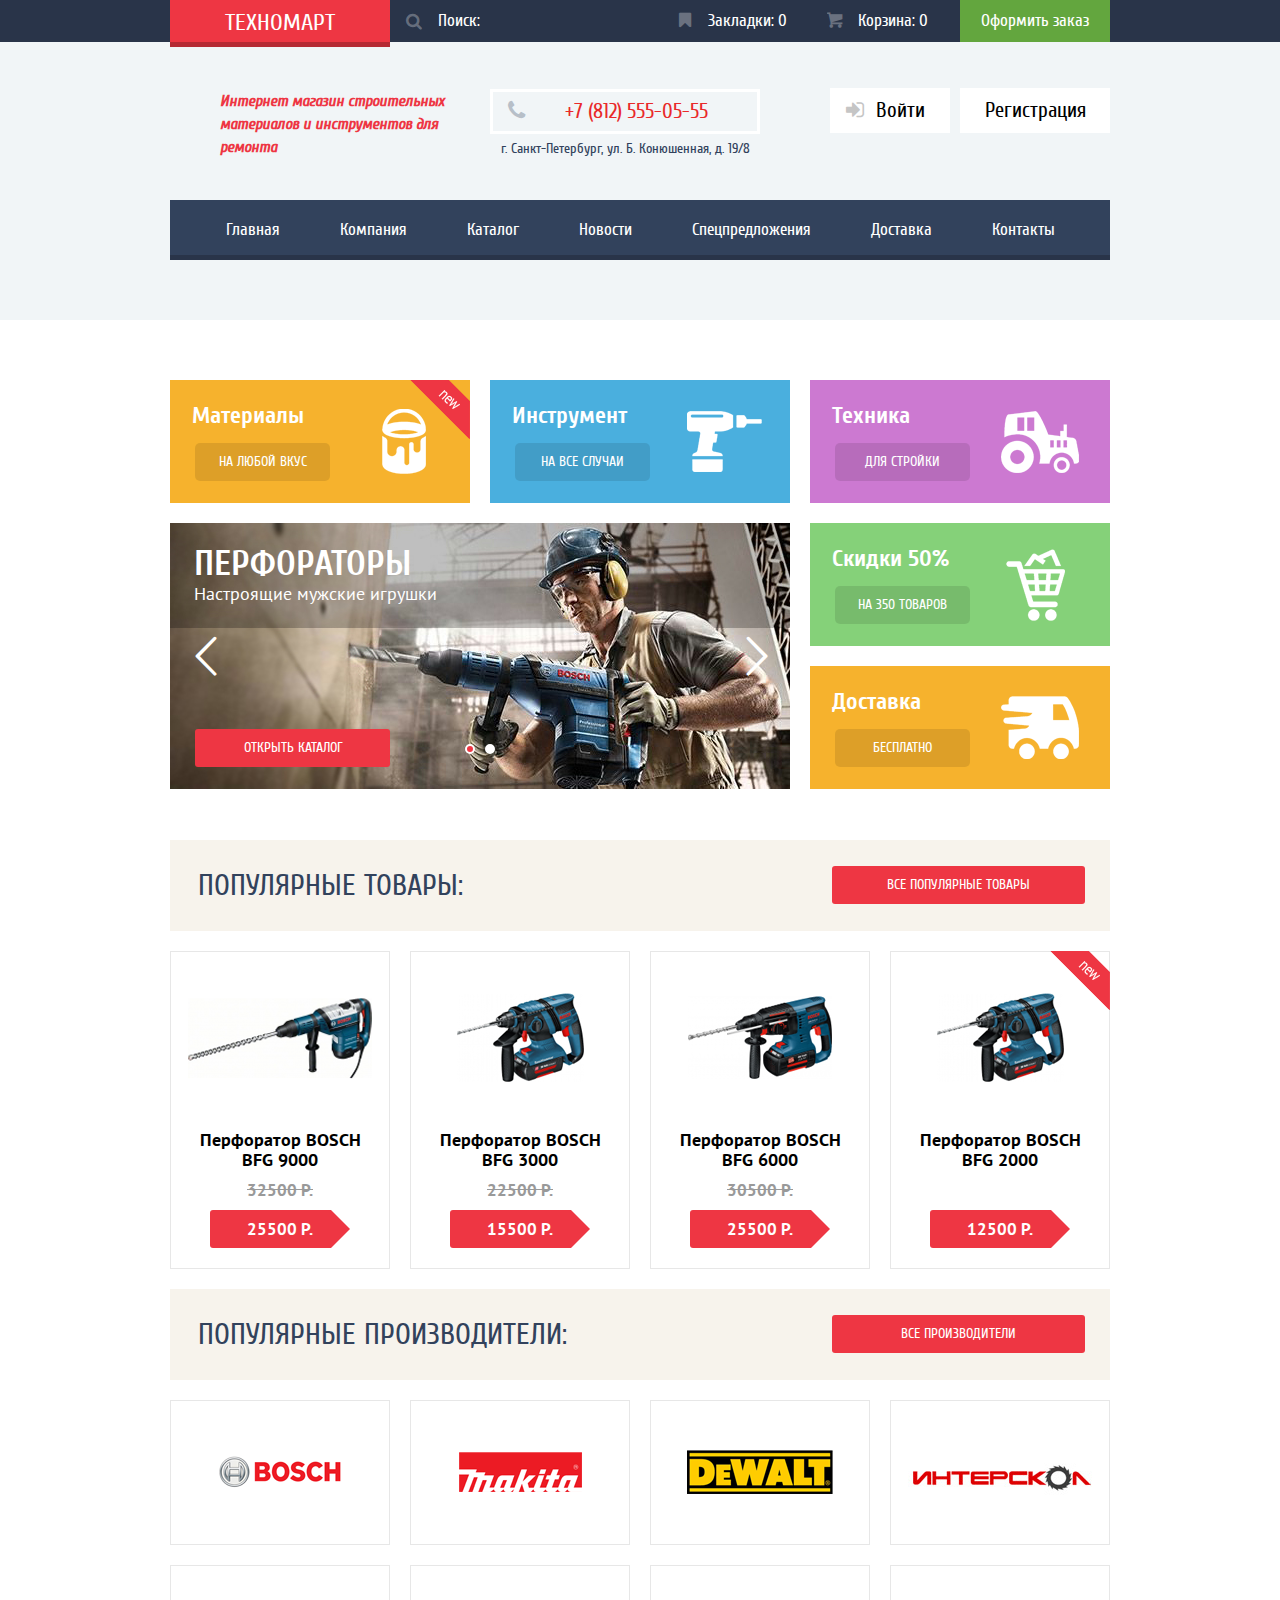
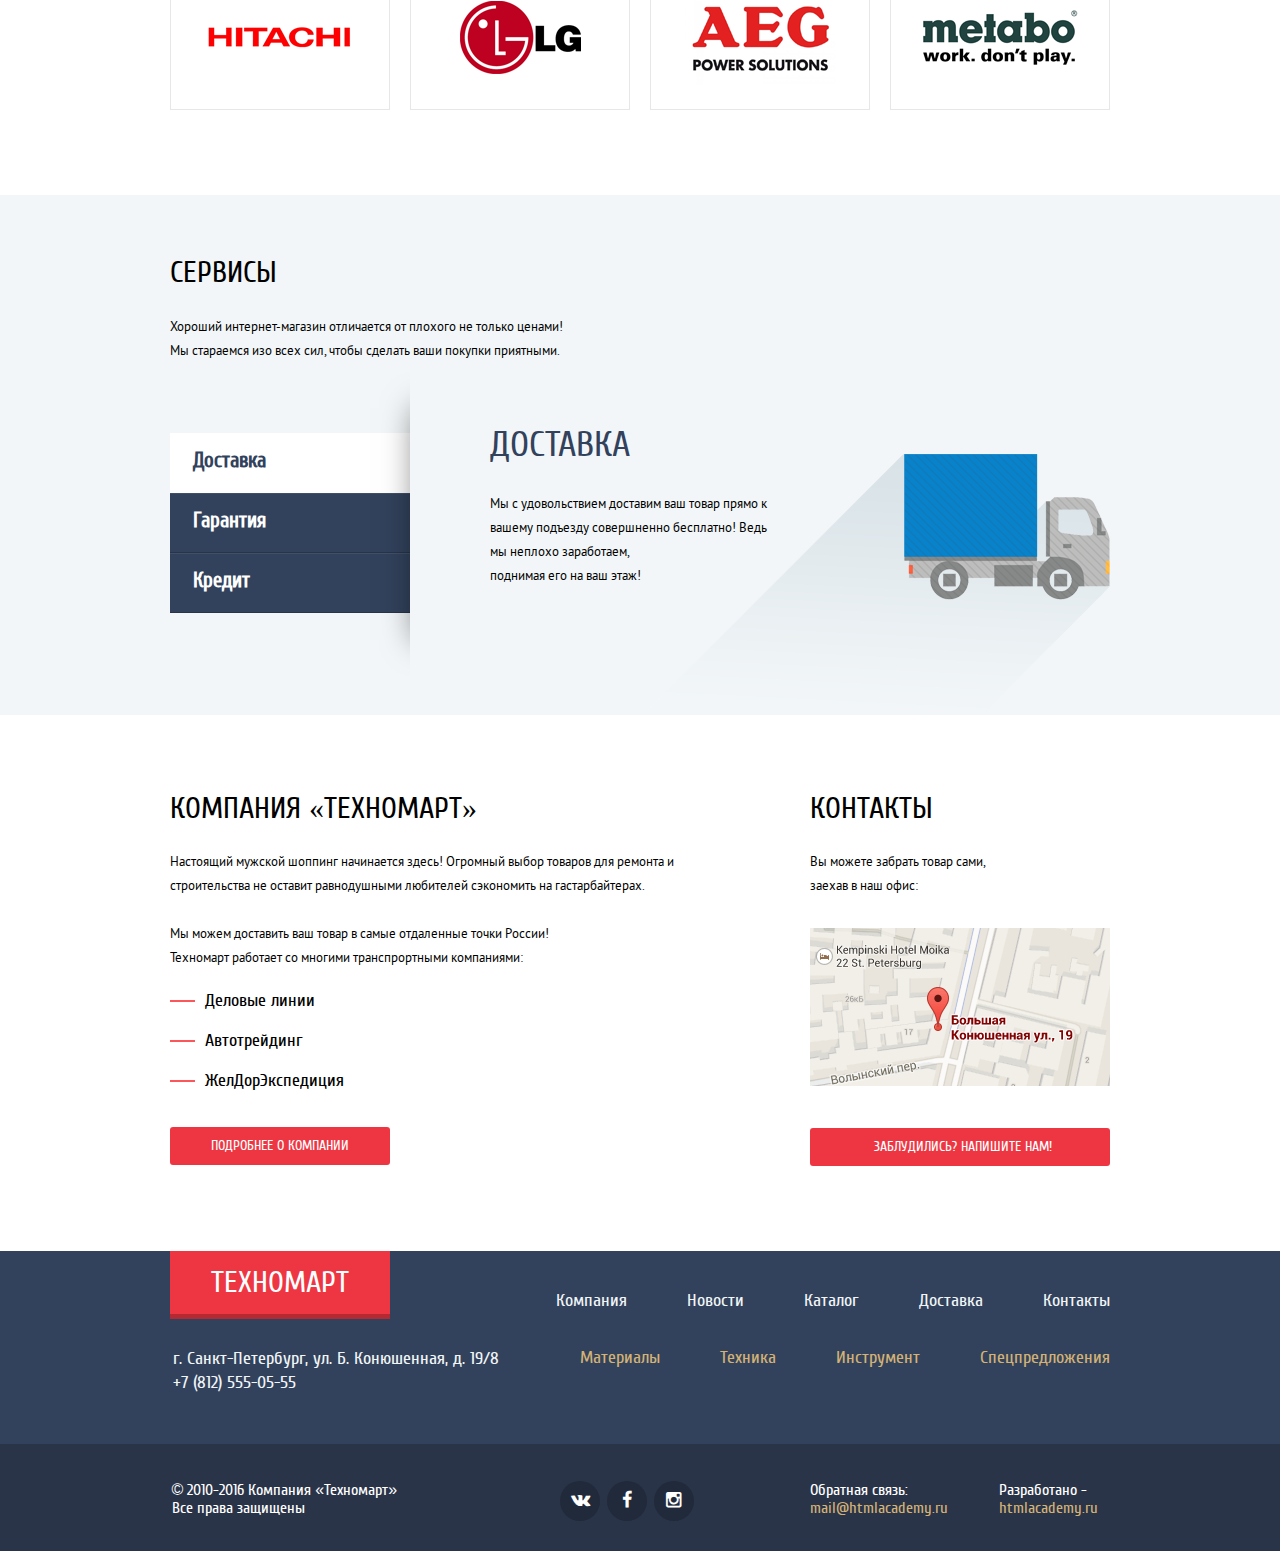
<file: index.html>
<!DOCTYPE html>
<html lang="ru">
  <head>
    <meta charset="utf-8">
    <title>Техномарт</title>
    <link rel="stylesheet" href="css/normalize.css">
    <link rel="stylesheet" href="css/style.min.css">
  </head>
  <body>

    <header class="main-header">
    	<div class="top-header">
    		<div class="container clearfix">
    			<a class="logo-link">Техномарт</a>
  				<form class="search-form" method="get" action="https://echo.htmlacademy.ru/">
  					<input class="header-search" type="search" name="search" placeholder="Поиск:">
            <button class="btn-search icon-search" type="submit"></button>
  				</form>
    			<div class="order-block">
    				<a class="favorites" href="#"><span class="icon-bookmark"></span>Закладки: 0</a>
    				<a class="basket" href="#"><span class="icon-basket"></span>Корзина: 0</a>
    				<a class="order" href="#">Оформить заказ</a>
    			</div>
    		</div>
    	</div>
    	<div class="bottom-header">
    		<div class="container">
          <div class="info-section clearfix">
      			<h1 class="header-title">Интернет магазин
              строительных материалов
              и инструментов для ремонта</h1>

      			<div class="header-contacts">
              <div class="tel"><span class="icon-phone"></span>+7 (812) 555-05-55</div>
              <div class="address">г. Санкт-Петербург, ул. Б. Конюшенная, д. 19/8</div>
            </div>

      			<div class="user-block user-block_not-auth">
      				<a class="user-block-btn log-in" href="#"><span class="icon-login"></span>Войти</a>
      				<a class="user-block-btn register" href="#">Регистрация</a>
      			</div>
          </div>

    			<nav class="header-nav clearfix">
    				<ul>
    					<li><a class="current">Главная</a></li>
              <li><a href="#">Компания</a></li>
    					<li><a href="catalog.html">Каталог</a></li>
    					<li><a href="#">Новости</a></li>
    					<li><a href="#">Спецпредложения</a></li>
    					<li><a href="#">Доставка</a></li>
    					<li><a href="#">Контакты</a></li>
    				</ul>
    			</nav>
    		</div>
    	</div>
    </header>

    <main class="main-index">
    	<div class="container">
    		<div class="products">
    			<div class="promo-bar clearfix">
	    			<div class="promo materials">
              <div class="flag-new"></div>
	    				<h3>Материалы</h3>
	    				<a href="#">на любой вкус</a>
	    			</div>

	    			<div class="promo tools">
	    				<h3>Инструмент</h3>
	    				<a href="#">на все случаи</a>
	    			</div>

	    			<div class="promo mototech">
	    				<h3>Техника</h3>
	    				<a href="#">для стройки</a>
	    			</div>

	    			<div class="slider">
              <input type="radio" class="slider__btn-1" id="btn-1" name="toggle" checked>
              <input type="radio" class="slider__btn-2" id="btn-2" name="toggle">
              <div class="slider-controls">
                <label for="btn-1"></label>
                <label for="btn-2"></label>
              </div>
              <button class="slider__scroll slider__scroll-left"><span class="icon-left"></span></button>
              <button class="slider__scroll slider__scroll-right"><span class="icon-right"></span></button>
              <div class="slides">
                <div class="slide">
                  <h2 class="slide__header">Перфораторы</h2>
                  <p class="slide__text">Настроящие мужские игрушки</p>
                  <a class="btn slide__more-btn" href="#">Открыть каталог</a>
                </div>

                <div class="slide">
                  <h2 class="slide__header">Дрели</h2>
                  <p class="slide__text">Соседям на радость</p>
                  <a class="btn slide__more-btn" href="#">Открыть каталог</a>
                </div>
              </div>
            </div>

	    			<div class="promo sales">
	    				<h3>Скидки 50%</h3>
	    				<a href="#">на 350 товаров</a>
	    			</div>

	    			<div class="promo delivery">
	    				<h3>Доставка</h3>
	    				<a href="#">бесплатно</a>
	    			</div>
	    		</div>

	    		<div class="popular-goods">
	    			<h2 class="popular-title">
              Популярные товары:
              <a class="btn popular-btn" href="#">Все популярные товары</a>
            </h2>

	    			<ul class="popular-content clearfix">
	    				<li class="item">
                <div class="actions">
                  <a href="#" class="btn btn-buy"><span class="icon-basket"></span>Купить</a>
                  <a href="#" class="btn btn-bookmark">В закладки</a>
                </div>
	    					<div class="image"><span class="helper"></span><img src="img/bosch-bfg-9000.png" width="184" height="164" alt="Перфоратор BOSCH BFG 9000"></div>
                <div class="title">Перфоратор BOSCH BFG 9000</div>
                <div class="oldprice">32500 р.</div>
                <div class="btn btn-price">25500 р.</div>
	    				</li>

	    				<li class="item">
                <div class="actions">
                  <a href="#" class="btn btn-buy"><span class="icon-basket"></span>Купить</a>
                  <a href="#" class="btn btn-bookmark">В закладки</a>
                </div>
	    					<div class="image"><span class="helper"></span><img src="img/bosch-bfg-3000.png" width="127" height="112" alt="Перфоратор BOSCH BFG 3000"></div>
                <div class="title">Перфоратор BOSCH BFG 3000</div>
                <div class="oldprice">22500 р.</div>
                <div class="btn btn-price">15500 р.</div>
	    				</li>

	    				<li class="item">
                <div class="actions">
                  <a href="#" class="btn btn-buy"><span class="icon-basket"></span>Купить</a>
                  <a href="#" class="btn btn-bookmark">В закладки</a>
                </div>
	    					<div class="image"><span class="helper"></span><img src="img/bosch-bfg-6000.png" width="144" height="128" alt="Перфоратор BOSCH BFG 6000"></div>
                <div class="title">Перфоратор BOSCH BFG 6000</div>
                <div class="oldprice">30500 р.</div>
                <div class="btn btn-price">25500 р.</div>
	    				</li>

	    				<li class="item">
	    					<div class="flag-new"></div>
                <div class="actions">
                  <a href="#" class="btn btn-buy"><span class="icon-basket"></span>Купить</a>
                  <a href="#" class="btn btn-bookmark">В закладки</a>
                </div>
                <div class="image"><span class="helper"></span><img src="img/bosch-bfg-2000.png" width="127" height="112" alt="Перфоратор BOSCH BFG 2000"></div>
                <div class="title">Перфоратор BOSCH BFG 2000</div>
                <div class="oldprice"></div>
                <div class="btn btn-price">12500 р.</div>
	    				</li>
	    			</ul>
	    		</div>

	    		<div class="popular-manufacturers">
            <h2 class="popular-title">
              Популярные производители:
              <a class="btn popular-btn" href="#">Все производители</a>
            </h2>
	    				
	    			<ul class="popular-content clearfix">
	    				<li class="manufacturer">
	    					<a class="manufacturer-link" href="#"><img src="img/bosch.png" width="126" height="37" alt="Bosch"></a>
	    				</li>
	    				<li class="manufacturer">
	    					<a class="manufacturer-link" href="#"><img src="img/makita.png" width="123" height="40" alt="Makita"></a>
	    				</li>
	    				<li class="manufacturer">
	    					<a class="manufacturer-link" href="#"><img src="img/dewalt.png" width="146" height="44" alt="DeWALT"></a>
	    				</li>
	    				<li class="manufacturer">
	    					<a class="manufacturer-link" href="#"><img src="img/interskol.png" width="200" height="88" alt="Интерскол"></a>
	    				</li>
	    				<li class="manufacturer">
	    					<a class="manufacturer-link" href="#"><img src="img/hitachi.png" width="169" height="31" alt="Hitachi"></a>
	    				</li>
	    				<li class="manufacturer">
	    					<a class="manufacturer-link" href="#"><img src="img/lg.png" width="121" height="73" alt="LG"></a>
	    				</li>
	    				<li class="manufacturer">
	    					<a class="manufacturer-link" href="#"><img src="img/aeg.png" width="151" height="96" alt="AEG"></a>
	    				</li>
	    				<li class="manufacturer">
	    					<a class="manufacturer-link" href="#"><img src="img/metabo.png" width="204" height="69" alt="Metabo"></a>
	    				</li>
	    			</ul>
	    		</div>
    		</div>
    	</div>

      <div class="services">
        <div class="container clearfix">
          <div class="services-header">
            <h2>Сервисы</h2>
            <p>Хороший интернет-магазин отличается от плохого не только ценами!
            Мы стараемся изо всех сил, чтобы сделать ваши покупки приятными.</p>
          </div>

          <div class="services-tabs clearfix">
            <input type="radio" class="services-btn-1" id="services-btn-1" name="toggle2" checked>
            <input type="radio" class="services-btn-2" id="services-btn-2" name="toggle2">
            <input type="radio" class="services-btn-3" id="services-btn-3" name="toggle2">
            <div class="services-controls">
              <label for="services-btn-1">Доставка</label>
              <label for="services-btn-2">Гарантия</label>
              <label for="services-btn-3">Кредит</label>
            </div>

            <div class="tabs">
              <div class="tab">
                <h2>Доставка</h2>
                <p>Мы с удовольствием доставим ваш товар прямо
                к вашему подъезду совершненно бесплатно!
                Ведь мы неплохо заработаем,<br>
                поднимая его на ваш этаж!</p>
              </div>

              <div class="tab">
                <h2>Гарантия</h2>
                <p>Если купленный у нас товар поломается или заискрит,
                а также в случае пожара, спровоцированного его возгаранием,
                вы всегда можете быть уверены в нашей гарантии. Мы обменяем
                сгоревший товар на новый.<br>
                Дом уж восстановите как-нибудь сами.</p>
              </div>

              <div class="tab">
                <h2>Кредит</h2>
                <p>Залезть в долговую яму стало проще!
                Кредитные консультанты придут вам на помощь.</p>
                <a class="btn credit-request" href="#">Отправить заявку</a>
              </div>
            </div>
          </div>

        </div>
      </div>



    	<div class="container">
    		<div class="about clearfix">
    			<div class="about-company">
    				<h2>Компания «Техномарт»</h2>
    				<p>Настоящий мужской шоппинг начинается здесь! Огромный выбор товаров для ремонта и
    				строительства не оставит равнодушными любителей сэкономить на гастарбайтерах.</p>
    				<p>Мы можем доставить ваш товар в самые отдаленные точки России!
    				Техномарт работает со многими транспрортными компаниями:</p>
    				<ul>
    					<li>Деловые линии</li>
    					<li>Автотрейдинг</li>
    					<li>ЖелДорЭкспедиция</li>
    				</ul>
    				<a class="btn btn-more-about" href="#">Подробнее о компании</a>
    			</div>

    			<div class="about-contacts">
    				<h2>Контакты</h2>
    				<p>Вы можете забрать товар сами,
    				заехав в наш офис:</p>
    				<a class="popup-map-link" href="map.html"><img src="img/map-small.png" width="300" height="158" alt="Как к нам добраться"></a>
    				<a class="btn write-us-btn" href="write-us.html">Заблудились? Напишите нам!</a>
    			</div>

        </div>
    	</div>
    </main>

    <footer class="footer">
      <div class="footer-nav">
        <div class="container">
          <div class="main-footer clearfix">
            <a class="logo-link">Техномарт</a>
            
            <ul class="main-footer-nav">
              <li><a href="#">Компания</a></li>
              <li><a href="#">Новости</a></li>
              <li><a href="catalog.html">Каталог</a></li>
              <li><a href="#">Доставка</a></li>
              <li><a href="#">Контакты</a></li>
            </ul>
          </div>

          <div class="secondary-footer clearfix">
            <div class="footer-address">
              г. Санкт-Петербург, ул. Б. Конюшенная, д. 19/8
              +7&nbsp;(812)&nbsp;555-05-55
            </div>
            <ul class="secondary-footer-nav">
              <li><a href="#">Материалы</a></li>
              <li><a href="#">Техника</a></li>
              <li><a href="#">Инструмент</a></li>
              <li><a href="#">Спецпредложения</a></li>
            </ul>
          </div>
        </div>
      </div>

      <div class="bottom-footer">
        <div class="container clearfix">
          <div class="copyright">
            &copy; 2010-2016 Компания «Техномарт»
            Все права защищены
          </div>

          <div class="social">
            <a class="button vk" href="#"><span class="icon-vk"></span></a>
            <a class="button fb" href="#"><span class="icon-facebook"></span></a>
            <a class="button instagramm" href="#"><span class="icon-instagramm"></span></a>
          </div>

          <div class="feedback">
            Обратная связь:
            <a href="mailto:mail@htmlacademy.ru">mail@htmlacademy.ru</a>
          </div>

          <div class="design">
            Разработано -
            <a href="http://htmlacademy.ru" target="_blank">htmlacademy.ru</a>
          </div>
        </div>
      </div>
    </footer>

    <div class="in-cart">
      <div class="in-cart__content">
        <button class="popup-window__cross in-cart-close" type="button" title="Закрыть">Закрыть</button>
        <span class="in-cart__content__round"></span>
        <span class="in-cart__content__text">Товар добавлен в корзину!</span>
      </div>
      <div class="in-cart__buttons">
        <a class="btn in-cart__button__order" href="#">Оформить заказ</a>
        <button class="btn in-cart__button__to-catalog in-cart-close" type="button">Продолжить покупки</button>
      </div>
    </div>

    <form class="write-us" method="post" action="https://echo.htmlacademy.ru/">
      <button class="popup-window__cross write-us-close" type="button" title="Закрыть">Закрыть</button>
      <div class="write-us__name">
        <label for="write-us__name">Ваше имя:</label>
        <input type="text" name="write-us__name" id="write-us__name" placeholder="Представьтесь, пожалуйста">
      </div>

      <div class="write-us__email">
        <label for="write-us__email">Ваш e-mail:</label>
        <input type="email" name="write-us__email" id="write-us__email" placeholder="Для отправки ответа">
      </div>
      
      <div class="write-us__devider"></div>

      <div class="write-us__text">
        <label for="write-us__text">Текст письма:</label>
        <textarea name="write-us__text" id="write-us__text" placeholder="В свободной форме"></textarea>
      </div>

      <div class="write-us__submit">
        <button class="btn write-us__submit-btn" type="submit">Отправить</button>
      </div>
    </form>

    <div class="popup-map">
      <button class="popup-window__cross popup-map-close" type="button" title="Закрыть">Закрыть</button>
      <iframe src="https://www.google.com/maps/embed?pb=!1m18!1m12!1m3!1d2881.3573662122512!2d30.318165619792225!3d59.9392148071728!2m3!1f0!2f0!3f0!3m2!1i1024!2i768!4f13.1!3m3!1m2!1s0x4696310fca5ba729%3A0xea9c53d4493c879f!2sBolshaya+Konyushennaya+ul.%2C+19%2C+Sankt-Peterburg%2C+191186!5e0!3m2!1sen!2sru!4v1462512178123" width="940" height="450" allowfullscreen></iframe>
    </div>

    <div class="overlay"></div>

    <script type="text/javascript" src="js/script.min.js"></script>

  </body>
</html>
</file>
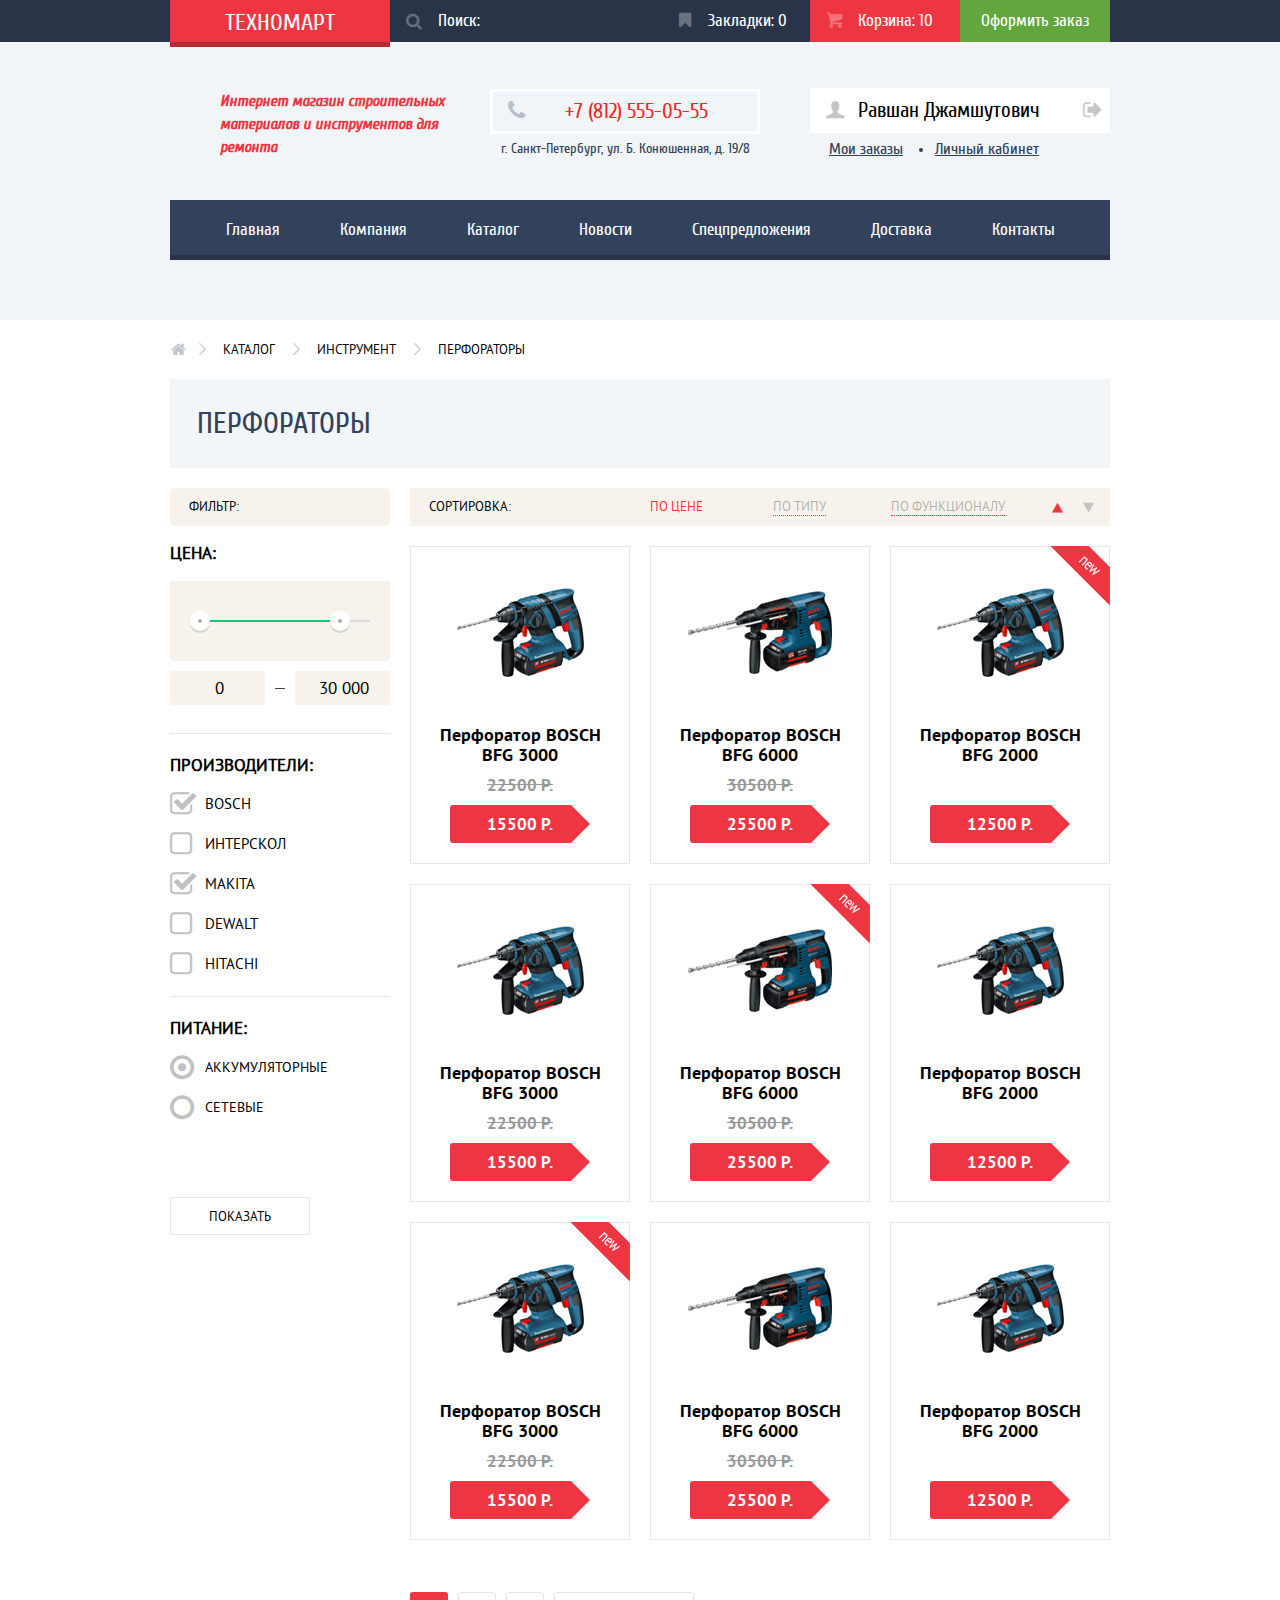
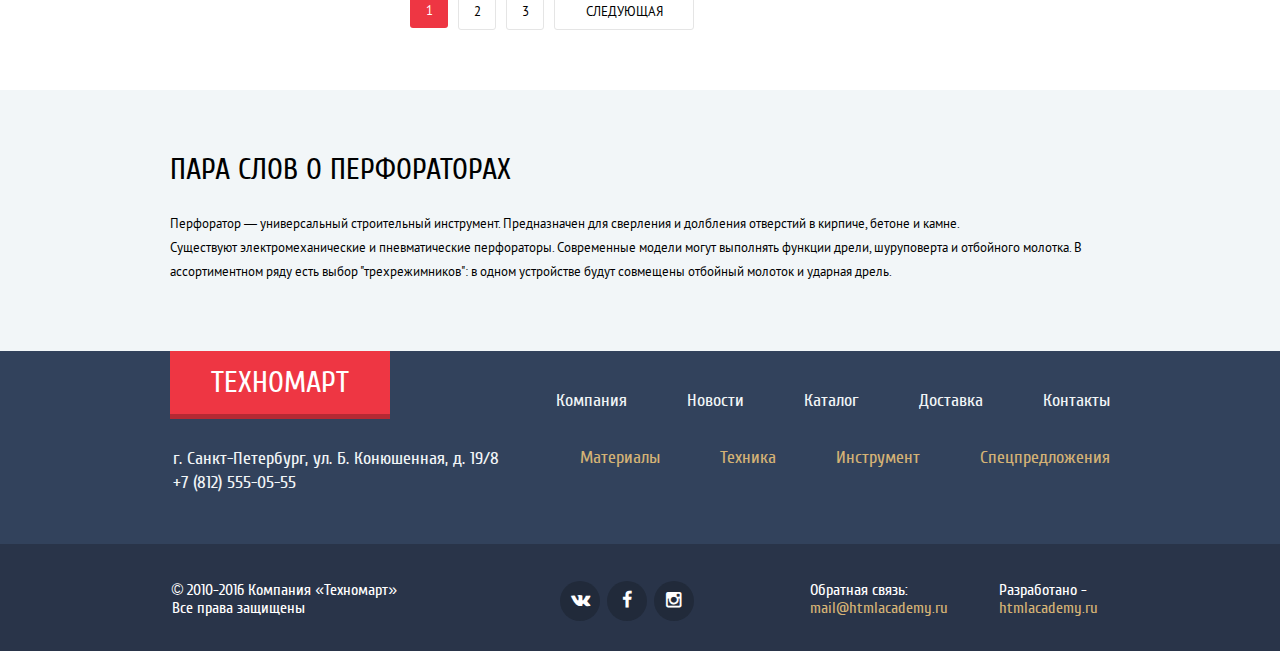
<file: catalog.html>
<!DOCTYPE html>
<html lang="ru">
  <head>
    <meta charset="utf-8">
    <title>Техномарт - Каталог</title>
    <link rel="stylesheet" href="css/normalize.css">
    <link rel="stylesheet" href="css/style.min.css">
  </head>
  <body>

    <header class="main-header">
    	<div class="top-header">
    		<div class="container clearfix">
    			<a href="index.html" class="logo-link">Техномарт</a>
          <form class="search-form" method="get" action="https://echo.htmlacademy.ru/">
            <input class="header-search" type="search" name="search" placeholder="Поиск:">
            <button class="btn-search icon-search" type="submit"></button>
          </form>
          <div class="order-block">
            <a class="favorites" href="#"><span class="icon-bookmark"></span>Закладки: 0</a>
            <a class="basket busy" href="#"><span class="icon-basket"></span>Корзина: 10</a>
    				<a class="order" href="#">Оформить заказ</a>
    			</div>
    		</div>
    	</div>
    	<div class="bottom-header">
    		<div class="container">
    			<div class="info-section clearfix">
            <h1 class="header-title">Интернет магазин
              строительных материалов
              и инструментов для ремонта</h1>

            <div class="header-contacts">
              <div class="tel"><span class="icon-phone"></span>+7 (812) 555-05-55</div>
              <div class="address">г. Санкт-Петербург, ул. Б. Конюшенная, д. 19/8</div>
            </div>

            <div class="user-block user-block_auth">
              <div class="user-block-main">
                <a class="user-profile-name" href="#">Равшан Джамшутович</a>
                <a class="user-log-out" href="#"><span class="icon-logout"></span></a>
              </div>
      				<div class="user-block-actions">
                <a class="user-orders" href="#">Мои заказы</a>
                <span class="devider"><span class="dot"></span></span>
      				  <a class="user-portal" href="#">Личный кабинет</a>
              </div>
            </div>
    			</div>

    			<nav class="header-nav clearfix">
    				<ul>
    					<li><a href="index.html">Главная</a></li>
    					<li><a href="#">Компания</a></li>
    					<li><a class="current">Каталог</a></li>
    					<li><a href="#">Новости</a></li>
    					<li><a href="#">Спецпредложения</a></li>
    					<li><a href="#">Доставка</a></li>
    					<li><a href="#">Контакты</a></li>
    				</ul>
    			</nav>
    		</div>
    	</div>
    </header>

    <main class="main-catalog">
      <div class="container">
        <div class="main-catalog-content clearfix">
          <ul class="breadcrumbs">
            <li>
              <a href="index.html"><span class="icon-home"></span></a>
            </li>
            <li>
              <span class="icon-right"></span>
              <a href="#">Каталог</a>
            </li>
            <li>
              <span class="icon-right"></span>
              <a href="#">Инструмент</a>
            </li>
            <li class="breadcrumbs__current">
              <span class="icon-right"></span>
              <a>Перфораторы</a>
            </li>
          </ul>
          
          <h2 class="catalog-title">Перфораторы</h2>

          <div class="catalog-filter">
            <h3 class="filter-title">Фильтр:</h3>

            <form class="filter-form" method="get" action="https://echo.htmlacademy.ru/">
              <fieldset class="fieldset-price">
                <legend>Цена:</legend>
                <div class="range-filter">
                  <div class="range-controls">
                    <div class="scale"><div class="bar"></div></div>
                    <div class="toggle min-toggle"></div>
                    <div class="toggle max-toggle"></div>
                  </div>
                  <div class="price-controls">
                    <div class="price-controls__dash"></div>
                    <input class="min-price" type="text" value="0">
                    <input class="max-price" type="text" value="30 000">
                  </div>
                </div>
              </fieldset>

              <fieldset class="fieldset-manufacturer">
                <legend>Производители:</legend>
                <ul>
                  <li>
                    <input type="checkbox" name="bosch" id="bosch" checked>
                    <label for="bosch">Bosch</label>
                  </li>
                  <li>
                    <input type="checkbox" name="interskol" id="interskol">
                    <label for="interskol">Интерскол</label>
                  </li>
                  <li>
                    <input type="checkbox" name="makita" id="makita" checked>
                    <label for="makita">Makita</label>
                  </li>
                  <li>
                    <input type="checkbox" name="dewalt" id="dewalt">
                    <label for="dewalt">DeWALT</label>
                  </li>
                  <li>
                    <input type="checkbox" name="hitachi" id="hitachi">
                    <label for="hitachi">Hitachi</label>
                  </li>
                </ul>
              </fieldset>
              
              <fieldset class="fieldset-power">
                <legend>Питание:</legend>
                <ul>
                  <li>
                    <input type="radio" name="power" id="battery" value="battery" checked>
                    <label for="battery">Аккумуляторные</label>
                  </li>
                  <li>
                    <input type="radio" name="power" id="acdc" value="acdc">
                    <label for="acdc">Сетевые</label>
                  </li>
                </ul>
              </fieldset>
              
              <button type="submit">Показать</button>
            </form>
          </div>

          <div class="filtered-content">
            <div class="sorting">
              Сортировка:
              <a class="sorting-btn active by-price" href="#">По цене</a>
              <a class="sorting-btn by-type" href="#">По типу</a>
              <a class="sorting-btn by-functionality" href="#">По функционалу</a>
              <a class="by-123 active" href="#"><span class="icon-up-dir"></span></a>
              <a class="by-321" href="#"><span class="icon-down-dir"></span></a>
            </div>

            <ul class="catalog-items clearfix">
              <li class="item">
                <div class="actions">
                  <a href="#" class="btn btn-buy"><span class="icon-basket"></span>Купить</a>
                  <a href="#" class="btn btn-bookmark">В закладки</a>
                </div>
                <div class="image"><span class="helper"></span><img width="127" height="112" src="img/bosch-bfg-3000.png" alt="Перфоратор BOSCH BFG 3000"></div>
                <div class="title">Перфоратор BOSCH BFG 3000</div>
                <div class="oldprice">22500 р.</div>
                <div class="btn btn-price">15500 р.</div>
              </li>
              <li class="item">
                <div class="actions">
                  <a href="#" class="btn btn-buy"><span class="icon-basket"></span>Купить</a>
                  <a href="#" class="btn btn-bookmark">В закладки</a>
                </div>
                <div class="image"><span class="helper"></span><img width="144" height="128" src="img/bosch-bfg-6000.png" alt="Перфоратор BOSCH BFG 6000"></div>
                <div class="title">Перфоратор BOSCH BFG 6000</div>
                <div class="oldprice">30500 р.</div>
                <div class="btn btn-price">25500 р.</div>
              </li>
              
              <li class="item">
                <div class="flag-new"></div>
                <div class="actions">
                  <a href="#" class="btn btn-buy"><span class="icon-basket"></span>Купить</a>
                  <a href="#" class="btn btn-bookmark">В закладки</a>
                </div>
                <div class="image"><span class="helper"></span><img width="127" height="112" src="img/bosch-bfg-2000.png" alt="Перфоратор BOSCH BFG 2000"></div>
                <div class="title">Перфоратор BOSCH BFG 2000</div>
                <div class="oldprice"></div>
                <div class="btn btn-price">12500 р.</div>
              </li>

              <li class="item">
                <div class="actions">
                  <a href="#" class="btn btn-buy"><span class="icon-basket"></span>Купить</a>
                  <a href="#" class="btn btn-bookmark">В закладки</a>
                </div>
                <div class="image"><span class="helper"></span><img width="127" height="112" src="img/bosch-bfg-3000.png" alt="Перфоратор BOSCH BFG 3000"></div>
                <div class="title">Перфоратор BOSCH BFG 3000</div>
                <div class="oldprice">22500 р.</div>
                <div class="btn btn-price">15500 р.</div>
              </li>
              
              <li class="item">
                <div class="flag-new"></div>
                <div class="actions">
                  <a href="#" class="btn btn-buy"><span class="icon-basket"></span>Купить</a>
                  <a href="#" class="btn btn-bookmark">В закладки</a>
                </div>
                <div class="image"><span class="helper"></span><img width="144" height="128" src="img/bosch-bfg-6000.png" alt="Перфоратор BOSCH BFG 6000"></div>
                <div class="title">Перфоратор BOSCH BFG 6000</div>
                <div class="oldprice">30500 р.</div>
                <div class="btn btn-price">25500 р.</div>
              </li>
              
              <li class="item">
                <div class="actions">
                  <a href="#" class="btn btn-buy"><span class="icon-basket"></span>Купить</a>
                  <a href="#" class="btn btn-bookmark">В закладки</a>
                </div>
                <div class="image"><span class="helper"></span><img width="127" height="112" src="img/bosch-bfg-2000.png" alt="Перфоратор BOSCH BFG 2000"></div>
                <div class="title">Перфоратор BOSCH BFG 2000</div>
                <div class="oldprice"></div>
                <div class="btn btn-price">12500 р.</div>
              </li>

              <li class="item">
                <div class="flag-new"></div>
                <div class="actions">
                  <a href="#" class="btn btn-buy"><span class="icon-basket"></span>Купить</a>
                  <a href="#" class="btn btn-bookmark">В закладки</a>
                </div>
                <div class="image"><span class="helper"></span><img width="127" height="112" src="img/bosch-bfg-3000.png" alt="Перфоратор BOSCH BFG 3000"></div>
                <div class="title">Перфоратор BOSCH BFG 3000</div>
                <div class="oldprice">22500 р.</div>
                <div class="btn btn-price">15500 р.</div>
              </li>
              
              <li class="item">
                <div class="actions">
                  <a href="#" class="btn btn-buy"><span class="icon-basket"></span>Купить</a>
                  <a href="#" class="btn btn-bookmark">В закладки</a>
                </div>
                <div class="image"><span class="helper"></span><img width="144" height="128" src="img/bosch-bfg-6000.png" alt="Перфоратор BOSCH BFG 6000"></div>
                <div class="title">Перфоратор BOSCH BFG 6000</div>
                <div class="oldprice">30500 р.</div>
                <div class="btn btn-price">25500 р.</div>
              </li>
              
              <li class="item">
                <div class="actions">
                  <a href="#" class="btn btn-buy"><span class="icon-basket"></span>Купить</a>
                  <a href="#" class="btn btn-bookmark">В закладки</a>
                </div>
                <div class="image"><span class="helper"></span><img width="127" height="112" src="img/bosch-bfg-2000.png" alt="Перфоратор BOSCH BFG 2000"></div>
                <div class="title">Перфоратор BOSCH BFG 2000</div>
                <div class="oldprice"></div>
                <div class="btn btn-price">12500 р.</div>
              </li>
            </ul>

            <ul class="page-selector">
              <li><a class="current-page" href="#">1</a></li>
              <li><a href="#">2</a></li>
              <li><a href="#">3</a></li>
              <li><a class="next-page" href="#">Следующая</a></li>
            </ul>
          </div>

        </div>
      </div>

      <div class="main-catalog-about">
        <div class="container">
          <h2 class="about-title">Пара слов о перфораторах</h2>
          <p>Перфоратор — универсальный строительный инструмент. Предназначен для сверления и долбления отверстий в кирпиче, бетоне и камне.<br>
          Существуют электромеханические и пневматические перфораторы. Современные модели могут выполнять функции дрели, шуруповерта и отбойного молотка. В ассортиментном ряду есть выбор "трехрежимников": в одном устройстве будут совмещены отбойный молоток и ударная дрель.</p>
        </div>
      </div>
    </main>

    <footer class="footer">
    	<div class="footer-nav">
    		<div class="container">
    			<div class="main-footer clearfix">
    				<a class="logo-link" href="index.html">Техномарт</a>
            
            <ul class="main-footer-nav">
            	<li><a href="#">Компания</a></li>
    					<li><a href="#">Новости</a></li>
    					<li><a href="#">Каталог</a></li>
    					<li><a href="#">Доставка</a></li>
    					<li><a href="#">Контакты</a></li>
    				</ul>
    			</div>

    			<div class="secondary-footer clearfix">
    				<div class="footer-address">
              г. Санкт-Петербург, ул. Б. Конюшенная, д. 19/8
              +7&nbsp;(812)&nbsp;555-05-55
            </div>
    				<ul class="secondary-footer-nav">
    					<li><a href="#">Материалы</a></li>
    					<li><a href="#">Техника</a></li>
    					<li><a href="#">Инструмент</a></li>
    					<li><a href="#">Спецпредложения</a></li>
    				</ul>
    			</div>
    		</div>
    	</div>

    	<div class="bottom-footer">
    		<div class="container clearfix">
    			<div class="copyright">
    				&copy; 2010-2016 Компания «Техномарт»
    				Все права защищены
    			</div>

    			<div class="social">
            <a class="button vk" href="#"><span class="icon-vk"></span></a>
            <a class="button fb" href="#"><span class="icon-facebook"></span></a>
            <a class="button instagramm" href="#"><span class="icon-instagramm"></span></a>
          </div>

    			<div class="feedback">
            Обратная связь:
    				<a href="mailto:mail@htmlacademy.ru">mail@htmlacademy.ru</a>
    			</div>

    			<div class="design">
    				Разработано -
            <a href="http://htmlacademy.ru" target="_blank">htmlacademy.ru</a>
    			</div>
    		</div>
    	</div>
    </footer>

    <div class="in-cart">
      <div class="in-cart__content">
        <button class="popup-window__cross in-cart-close" type="button" title="Закрыть">Закрыть</button>
        <span class="in-cart__content__round"></span>
        <span class="in-cart__content__text">Товар добавлен в корзину!</span>
      </div>
      <div class="in-cart__buttons">
        <a class="btn in-cart__button__order" href="#">Оформить заказ</a>
        <button class="btn in-cart__button__to-catalog in-cart-close" type="button">Продолжить покупки</button>
      </div>
    </div>

    <form class="write-us" method="post" action="https://echo.htmlacademy.ru/">
      <button class="popup-window__cross write-us-close" type="button" title="Закрыть">Закрыть</button>
      <div class="write-us__name">
        <label for="write-us__name">Ваше имя:</label>
        <input type="text" name="write-us__name" id="write-us__name" placeholder="Представьтесь, пожалуйста">
      </div>

      <div class="write-us__email">
        <label for="write-us__email">Ваш e-mail:</label>
        <input type="email" name="write-us__email" id="write-us__email" placeholder="Для отправки ответа">
      </div>
      
      <div class="write-us__devider"></div>

      <div class="write-us__text">
        <label for="write-us__text">Текст письма:</label>
        <textarea name="write-us__text" id="write-us__text" placeholder="В свободной форме"></textarea>
      </div>

      <div class="write-us__submit">
        <button class="btn write-us__submit-btn" type="submit">Отправить</button>
      </div>
    </form>

    <div class="popup-map">
      <button class="popup-window__cross popup-map-close" type="button" title="Закрыть">Закрыть</button>
      <!-- <iframe src="https://www.google.com/maps/embed?pb=!1m18!1m12!1m3!1d2881.3573662122512!2d30.318165619792225!3d59.9392148071728!2m3!1f0!2f0!3f0!3m2!1i1024!2i768!4f13.1!3m3!1m2!1s0x4696310fca5ba729%3A0xea9c53d4493c879f!2sBolshaya+Konyushennaya+ul.%2C+19%2C+Sankt-Peterburg%2C+191186!5e0!3m2!1sen!2sru!4v1462512178123" width="940" height="450" allowfullscreen></iframe> -->
    </div>

    <div class="overlay"></div>

    <script type="text/javascript" src="js/script.min.js"></script>

  </body>
</html>
</file>
<file: css/style.min.css>
@font-face{font-family:"Cuprum Regular";src:url(../fonts/cuprum.woff) format("woff"),url(../fonts/cuprum.woff2) format("woff2");font-weight:400;font-style:normal}@font-face{font-family:"Cuprum Bold";src:url(../fonts/cuprumbold.woff) format("woff"),url(../fonts/cuprumbold.woff2) format("woff2");font-weight:700;font-style:normal}@font-face{font-family:"Cuprum Italic";src:url(../fonts/cuprumitalic.woff) format("woff"),url(../fonts/cuprumitalic.woff2) format("woff2");font-weight:400;font-style:italic}@font-face{font-family:"PT Sans Regular";src:url(../fonts/ptsans.woff) format("woff"),url(../fonts/ptsans.woff2) format("woff2");font-weight:400;font-style:normal}@font-face{font-family:"PT Sans Bold";src:url(../fonts/ptsansbold.woff) format("woff"),url(../fonts/ptsansbold.woff2) format("woff2");font-weight:700;font-style:normal}@font-face{font-family:"symbols-technomart";src:url(../fonts/symbols-technomart.woff) format("woff"),url(../fonts/symbols-technomart.woff2) format("woff2");font-weight:400;font-style:normal}[class*=" icon-"]::before,[class^=icon-]::before{display:inline-block;width:1em;margin-right:.2em;margin-left:.2em;font-weight:400;line-height:1em;font-family:"symbols-technomart";text-align:center;text-transform:none;text-decoration:inherit;font-style:normal;font-variant:normal;speak:none}.icon-left::before{content:"\3c"}.icon-right::before{content:"\3e"}.icon-basket::before{content:"\62"}.icon-facebook::before{content:"\66"}.icon-twitter::before{content:"\74"}.icon-vk::before{content:"\76"}.icon-up::before{content:"\2c4"}.icon-down::before{content:"\2c5"}.icon-left-big::before{content:"\2190"}.icon-right-big::before{content:"\2192"}.icon-login::before{content:"\2386"}.icon-logout::before{content:"\241b"}.icon-up-dir::before{content:"\25b2"}.icon-down-dir::before{content:"\25bc"}.icon-circle::before{content:"\25cb"}.icon-circle-dot::before{content:"\25cf"}.icon-star::before{content:"\2605"}.icon-check-off::before{content:"\2610"}.icon-check-on::before{content:"\2611"}.icon-youtube::before{content:"\f39e"}.icon-home::before{content:"🏠"}.icon-user::before{content:"👨"}.icon-phone::before{content:"📞"}.icon-instagramm::before{content:"📷"}.icon-bookmark::before{content:"🔖"}body,h1,h2,h3,html,li,p,ul{margin:0;padding:0;-webkit-margin-before:0;-webkit-margin-after:0;-webkit-margin-start:0;-webkit-margin-end:0}body{font-family:"Cuprum Regular",Arial,sans-serif}h1{font-weight:700;font-size:16px}ul{list-style-type:none}.clearfix:after{content:"";display:table;clear:both}.main-header,body{font-size:17px}.top-header{min-height:40px;background:#293449}.container{width:940px;margin:0 auto;padding:0 10px}.logo-link{display:inline-block;float:left;width:220px;height:42px;font-size:24px;line-height:46px;text-align:center;vertical-align:middle;color:#fff;background:#ee3643;text-decoration:none;text-transform:uppercase;box-shadow:0 5px #b52933}.logo-link:hover{background:#ca2c37;box-shadow:0 5px #9a212a}.logo-link:active{background:#ba2732;box-shadow:0 5px #8e1e26}.search-form{display:block;float:left;width:270px;max-height:42px}.icon-search::before{content:"\1f50d"}.btn-search,input[type=search]{background-color:transparent;border:none}.btn-search{float:left;height:42px;font-size:17px;color:rgba(255,255,255,.3);width:48px}input[type=search]{width:222px;padding:12px 0;font:17px/18px "Cuprum Regular","Arial",sans-serif}input[type=search]::-webkit-input-placeholder{color:#fff;opacity:1}input[type=search]::-moz-placeholder{color:#fff;opacity:1}input[type=search]::-ms-input-placeholder{color:#fff;opacity:1}.search-form:hover{background-color:#212a3a}.button:active span::before,.button:hover span::before,.search-form:hover .btn-search{color:#fff}input[type=search]:focus{color:#000;outline:none;background-color:#fff}input[type=search]:focus+.btn-search{color:#ee3643;background-color:#fff}input[type=search]:focus::-webkit-input-placeholder{color:#000}input[type=search]:focus::-moz-placeholder{color:#000}input[type=search]:focus::-ms-input-placeholder{color:#000}.order-block{float:right;font-size:0}.order-block a{display:inline-block;box-sizing:border-box;width:150px;padding-left:13px;font-size:17px;line-height:42px;text-align:left;vertical-align:top;text-decoration:none;color:#fff}.order-block a:hover{background:#212a3a}.order-block a:active{color:rgba(255,255,255,.6);background:#161d29}.basket .icon-basket,.icon-bookmark{padding-right:11px;opacity:.3}.basket:hover .icon-basket,.favorites:hover .icon-bookmark{opacity:1}.order-block .order{padding:0;text-align:center;background:#63a63e}.order-block .order:hover{background:#5fbb2d}.order-block .order:active{color:rgba(255,255,255,.51);background:#518534}.order-block .busy,.order-block .busy:active,.order-block .busy:hover{background:#ee3643}.bottom-header{padding-bottom:60px;background:#f1f5f7}.info-section{padding-top:46px;padding-bottom:36px;padding-left:50px}.header-title{float:left;width:240px;margin-right:30px;padding-top:2px;font:700 16px/23px "Cuprum Italic",Arial,sans-serif;color:#ee3643}.header-contacts{float:left;width:270px;padding-top:1px}.tel{height:39px;font-size:21px;line-height:39px;text-align:left;color:#e9292a;border:3px solid #fff}.tel span{padding-right:33px;padding-left:8px;font-size:22px;color:#b7bfc8}.address{width:270px;font-size:14px;line-height:30px;text-align:center;color:#32425c}.user-block{float:right;box-sizing:border-box;width:300px;font-size:0;text-align:right}.user-block-btn{display:inline-block;font-size:21px;line-height:45px;text-align:center;vertical-align:middle;text-decoration:none;color:#000;background:#fff}.user-block .log-in:hover,.user-block .register:hover,.user-block-btn:hover{color:#ee3643}.user-block-btn:active,.user-block-main a:active{color:rgba(0,0,0,.3)}.user-block .log-in{width:110px;margin-right:10px;padding-left:10px;text-align:left;color:#000}.user-block .register{width:150px;color:#000}.user-block .log-in:active,.user-block .register:active{color:#b2b2b2}.icon-login{padding-right:7px}.log-in:hover .icon-login{color:#32425c}.icon-login,.log-in:active .icon-login,.user-log-out .icon-logout{color:#c5c5c5}.user-block-main,.user-block-main a{box-sizing:border-box;vertical-align:middle}.user-block-main{width:300px;margin-bottom:10px;border:3px solid #fff}.user-block-main a{display:inline-block;height:39px;font-size:21px;line-height:39px;text-decoration:none;color:#000;background:#fff}.user-profile-name{position:relative;width:252px;padding-left:45px;text-align:left}.user-profile-name::before{content:"\1f468";position:absolute;top:0;left:13px;width:10px;height:10px;font-size:18px;font-family:"symbols-technomart";color:#c5c5c5}.user-log-out{width:42px;text-align:right}.user-block-main:hover .icon-logout,.user-block-main:hover .user-profile-name::before{color:#32425c}.user-block-main .user-profile-name:active::before,.user-log-out:active .icon-logout{color:#c5c5c5}.user-block-actions{padding-left:19px;text-align:left}.user-block-actions a{font-size:16px;line-height:12px;text-decoration:underline;color:#32425c}.user-block-actions a:hover{color:#ee4d59}.user-block-actions a:active{color:rgba(50,66,92,.3)}.devider{display:inline-block;position:relative;width:32px;height:9px}.dot{position:absolute;width:4px;height:4px;top:3px;left:16px;border-radius:50%}.dot,.header-nav{background:#32425c}.header-nav ul{margin:0;padding:0;font-size:0;text-align:center;box-shadow:inset 0 -5px #293449}.header-nav li{display:inline-block;vertical-align:top}.header-nav a{display:block;padding:0 30px;font-size:17px;line-height:60px;text-align:center;text-decoration:none;color:#fff}.header-nav a:hover,.services-controls label:hover{background:#293449}.header-nav a:active{color:rgba(255,255,255,.5);background:#1d2739}.products{padding-top:60px;padding-bottom:65px}.promo-bar{margin-bottom:31px}.promo{position:relative;float:left;box-sizing:border-box;width:300px;height:123px;margin-left:20px;margin-bottom:20px;padding:22px 0 22px 22px}.promo:nth-child(1){margin-left:0}.promo h3{margin-bottom:20px;font:24px "Cuprum Bold";font-size:24px;color:#fff}.promo a{position:absolute;bottom:22px;left:25px;display:inline-block;width:135px;font-size:14px;line-height:38px;vertical-align:middle;text-decoration:none;text-transform:uppercase;text-align:center;color:#fff;background-color:rgba(0,0,0,.1);border-radius:5px}.promo a:hover{background-color:rgba(0,0,0,.2)}.promo a:active{background-color:rgba(0,0,0,.3)}.promo.materials{background:#f6b22d url(../img/materials.png) no-repeat 212px 50%}.flag-new{position:absolute;right:0;top:0;width:60px;height:59px;background:url(../img/new-flag.png) no-repeat;overflow:hidden;z-index:20}.promo.tools{background:#4aafde url(../img/tools.png) no-repeat 197px 50%}.promo.mototech{background:#cc79d1 url(../img/mototech.png) no-repeat 191px 50%}.slider{position:relative;float:left;width:620px;height:266px}.slider input[type=radio]{position:absolute;opacity:0}.slider-controls{position:absolute;z-index:20;bottom:35px;left:50%;width:200px;height:10px;margin-left:-100px;text-align:center}.slider-controls label{display:inline-block;width:6px;height:6px;margin:0 3px;background:#fff;border:2px solid #fff;vertical-align:top;border-radius:50%;cursor:pointer}.slider__scroll{position:absolute;top:108px;z-index:20;font:45px "symbols-technomart";color:#fff;border:none;background:0 0}.slider__scroll-left{left:-2px}.slider__scroll-right{right:-4px}.slider__btn-1:checked~.slider-controls label[for=btn-1],.slider__btn-2:checked~.slider-controls label[for=btn-2]{background:#ee3643}.slide{position:absolute;top:0;left:0;width:100%;height:100%;overflow:hidden}.slide__header{margin-top:26px;margin-bottom:3px;margin-left:24px;font:36px/30px "Cuprum Bold",Arial,sans-serif;text-transform:uppercase;color:#fff}.slide__text{margin-left:24px;font:18px/24px "PT Sans Regular",Arial,sans-serif;text-transform:none;color:#fff}.btn{display:inline-block;font-weight:400;font-size:14px;line-height:38px;text-align:center;vertical-align:middle;text-decoration:none;text-transform:uppercase;color:#fff;background:#ee3643;border-radius:3px}.btn:hover{background:#ca2c37}.btn:active{background:#ba2732}.slide__more-btn{position:absolute;bottom:22px;left:25px;width:193px;padding-left:2px}.slide:nth-child(1){background:#acaaa7 url(../img/slider1.jpg) no-repeat}.slide:nth-child(2){background:#acaaa7 url(../img/slider2.jpg) no-repeat}.slide{display:none}#services-btn-1:checked~.tabs .tab:nth-child(1),#services-btn-2:checked~.tabs .tab:nth-child(2),#services-btn-3:checked~.tabs .tab:nth-child(3),.slider__btn-1:checked~.slides .slide:nth-child(1),.slider__btn-2:checked~.slides .slide:nth-child(2){display:block}.promo.sales{background:#85d179 url(../img/sales.png) no-repeat 196px 50%}.promo.delivery{background:#f6b22d url(../img/delivery.png) no-repeat 191px 50%}.popular-title{position:relative;margin-bottom:20px;padding:28px;font-weight:400;font-size:30px;text-transform:uppercase;color:#32425c;background:#f7f3ec}.popular-btn{position:absolute;top:26px;right:25px;width:253px}.popular-content{font-size:0}.item{position:relative;z-index:1;float:left;width:218px;margin-right:20px;margin-bottom:20px;font:17px/20px "PT Sans Bold",Arial,sans-serif;text-align:center;vertical-align:top;border:1px solid #e7e7e7}.item .flag-new{top:-1px;right:-1px;overflow:hidden}.main-catalog .item:nth-child(3n),.popular-content .item:nth-child(4n){margin-right:0}.item:hover{border-color:#fff;box-shadow:0 10px 25px rgba(41,52,73,.5)}.item .actions{display:none;position:absolute;z-index:10;box-sizing:border-box;width:218px;height:168px;padding:42px;font-size:0;background:rgba(255,255,255,.9)}.item:hover .actions{display:block}.actions .btn{display:block;font-family:"Cuprum Regular",Arial,sans-serif}.btn-buy{position:relative;margin-bottom:7px;text-align:left;color:#fff;background:#63a63e;box-shadow:inset 0 -3px #367315}.btn-buy .icon-basket{padding-right:15px;padding-left:10px;font-size:17px;opacity:.3}.btn-buy:hover{background:#5fbb2d}.btn-buy:hover .icon-basket{opacity:1}.btn-buy:active{background:#518534;box-shadow:0 0}.item .btn-bookmark{height:32px;line-height:32px;color:#32425c;background:#fff;border:3px solid #63a63e}.item .btn-bookmark:hover{border:3px solid #32425c}.item .btn-bookmark:active{opacity:.3}.item .image{width:218px;height:168px;overflow:hidden}.image .helper{line-height:168px}.item img{max-width:100%;vertical-align:middle}.item .title{margin-top:10px;margin-bottom:10px;padding:0 25px;font-size:18px;line-height:20px}.item .oldprice{min-height:20px;margin-bottom:10px;font-size:17px;vertical-align:middle;text-decoration:line-through;text-transform:uppercase;color:#999}.item .btn-price{position:relative;width:80px;margin:0 auto 20px;padding:0 30px;font-size:17px}.item .btn-price:active,.item .btn-price:hover{background-color:#ee3643}.item .btn-price::after{content:"";position:absolute;top:0;right:-19px;width:0;height:0;border:19px solid #fff;border-left-color:#ee3643}.manufacturer{box-sizing:border-box;float:left;margin-right:20px;margin-bottom:20px;text-align:center;vertical-align:middle;border:1px solid #e7e7e7}.manufacturer:nth-child(4n){margin-right:0}.manufacturer:hover{border-color:#fff;box-shadow:0 10px 25px rgba(41,52,73,.5)}.manufacturer:active{border-color:#fff;opacity:.3}.manufacturer-link{display:inline-block;box-sizing:border-box;width:218px;height:143px;line-height:143px}.manufacturer img,.manufacturer-link{vertical-align:middle}.services{padding-top:66px;background:#f2f6f8}.services-header h2{margin-bottom:30px;font:30px/24px "Cuprum Regular",Arial,sans-serif;text-transform:uppercase}.services-header p{width:400px;font:13px/24px "PT Sans Regular",Arial,sans-serif}.services-tabs input[type=radio]{position:relative;opacity:0}.services-controls{float:left;width:240px;margin-top:70px}.services-controls label{display:block;box-sizing:border-box;width:240px;height:60px;padding:0 23px;font-weight:700;font-size:21px;line-height:55px;text-decoration:none;color:#fff;background:#32425c;box-shadow:inset 0 -1px #293449,inset 0 1px #405069;cursor:pointer}.services-btn-1:checked~.services-controls label[for=services-btn-1],.services-btn-2:checked~.services-controls label[for=services-btn-2],.services-btn-3:checked~.services-controls label[for=services-btn-3]{color:#32425c;background:#fff;box-shadow:0 1px #ffc}.tab{box-sizing:border-box;float:right;width:700px;height:100%;padding:70px 340px 0 80px;font:13px/24px "PT Sans Regular",Arial,sans-serif;background-repeat:no-repeat;background-position:100% 100%;box-shadow:-55px -15px 30px -60px rgba(0,0,0,.5);display:none}.tab h2{margin-bottom:35px;font:36px/24px "Cuprum Regular",Arial,sans-serif;text-transform:uppercase;color:#32425c}.tab p{width:280px}.tab:nth-child(2) p{width:380px}.tab a{width:195px;margin-top:30px;font-family:"Cuprum Regular",Arial,sans-serif}.tab:nth-child(1){padding-bottom:127px;background-image:url(../img/services-delivery.png)}.tab:nth-child(2){padding-bottom:103px;background-image:url(../img/services-guarantee.png)}.tab:nth-child(3){padding-bottom:107px;background-image:url(../img/services-credit.png)}.about{padding-top:76px;padding-bottom:85px}.about-company{float:left;width:540px}.about-contacts{float:right;width:300px}.about h2{margin-bottom:24px;font:30px "Cuprum Regular";text-transform:uppercase}.about p{margin-top:24px;font:13px/24px "PT Sans Regular",Arial,sans-serif}.about p:nth-of-type(2){width:420px}.about ul{margin-top:11px;margin-bottom:26px}.about li{padding-left:35px;font:18px/40px "Cuprum Regular",Arial,sans-serif;background:url(../img/about-li.png) no-repeat 0 50%}.about-contacts p{width:185px;margin-bottom:30px}.btn-more-about{width:220px}.write-us-btn{width:295px;margin-top:38px;padding-left:5px}.breadcrumbs{margin:19px 0 20px}.breadcrumbs li{display:inline-block;padding:0;vertical-align:top}.breadcrumbs a{display:inline-block;font:13px/16px "PT Sans Regular",Arial,sans-serif;vertical-align:middle;text-decoration:none;text-transform:uppercase;color:#000}.breadcrumbs .icon-home{font-size:16px;color:#c1c6ce}.breadcrumbs .icon-home::before{margin:0 -5px 0 0}.breadcrumbs .icon-right{font-size:14px;line-height:16px;color:#c1c6ce}.breadcrumbs .icon-right::before{margin:0 10px}.breadcrumbs a:hover{text-decoration:underline}.breadcrumbs a:active,.by-123.active:hover .icon-up-dir,.by-321.active:hover .icon-down-dir{color:#ee3643}.breadcrumbs__current a:hover,.sorting a{text-decoration:none}.breadcrumbs__current a:active{color:#000}.catalog-title{margin-bottom:20px;padding:27px;font-weight:400;font-size:30px;text-transform:uppercase;color:#32425c;background:#f2f6f8}.catalog-filter{float:left;width:220px}.filter-title{padding-left:19px;font:13px/38px "PT Sans Regular",Arial,sans-serif;text-transform:uppercase;background:#f7f3ec;border-radius:3px}.filter-form{font-family:"PT Sans Regular",Arial,sans-serif;text-transform:uppercase}.filter-form fieldset{margin:0;padding:0;border:0;border-bottom:1px solid #e5e5e5}.filter-form legend{padding-top:20px;padding-bottom:17px;font-weight:700;font-size:17px}.fieldset-price legend{padding-top:16px}.range-filter{width:220px;margin-bottom:28px}.range-controls{position:relative;height:80px;margin-bottom:10px;padding:0 20px;background:#f7f3ec;border-radius:0 0 5px 5px;overflow:hidden}.scale{margin-top:39px;height:2px;background:#d7dcde}.bar{width:150px;height:2px;background:#00ca74}.toggle{position:absolute;top:30px;left:30px;width:4px;height:4px;border:8px solid #fff;background:#ababab;cursor:pointer;border-radius:50%;box-shadow:0 2px rgba(0,1,1,.14)}.min-toggle{left:20px}.max-toggle{left:160px}.price-controls{position:relative;font-size:0}.price-controls__dash{position:absolute;top:17px;left:105px;width:10px;height:1px;background:#444}.price-controls input{width:92px;padding:8px 0 8px 3px;font-size:17px;line-height:18px;color:#000;background:#f7f3ec;text-align:center;border:0;border-radius:3px}.min-price{margin-right:30px}.fieldset-manufacturer ul,.fieldset-power ul{margin-top:-9px;margin-bottom:12px}input[type=checkbox],input[type=radio]{display:none}input[type=checkbox]+label{position:relative;display:block;padding-left:35px;font-size:15px;line-height:40px;cursor:pointer}input[type=checkbox]+label::before{position:absolute;top:0;left:0;width:10px;height:10px;content:"\2610";font-family:"symbols-technomart";font-size:28px;color:#c1c1c1}input[type=checkbox]+label:hover::before,input[type=radio]+label:hover::before{color:#b5b5b5}input[type=checkbox]:disabled+label::before,input[type=radio]:disabled+label::before{color:#b5b5b5;opacity:.3}input[type=checkbox]:checked+label::before{content:"\2611"}.filter-form .fieldset-power{margin-bottom:58px;border:none}input[type=radio]+label{position:relative;display:block;padding-left:35px;font-size:14px;line-height:40px;cursor:pointer}input[type=radio]+label::before{position:absolute;top:0;left:0;width:10px;height:10px;content:"\25cb";font-family:"symbols-technomart";font-size:28px;color:#c1c1c1}input[type=radio]:checked+label::before{content:"\25cf"}.filter-form button{width:140px;padding:10px 0 8px;font-size:13px;line-height:18px;text-transform:uppercase;color:#000;background:#fff;border:1px solid #e5e5e5;border-radius:3px;outline:none}.filter-form button:hover,.page-selector a:hover{border-color:#bdc6ca}.filter-form button:active,.page-selector a:active{border-color:#ee3643}.filtered-content{float:right;width:700px}.sorting{box-sizing:border-box;height:38px;margin-bottom:20px;padding:8px 0 12px 19px;font:13px/13px "PT Sans Regular",Arial,sans-serif;text-transform:uppercase;vertical-align:top;background:#f7f3ec}.sorting-btn{color:rgba(0,0,0,.3);border-bottom:1px dotted #ee3643}.sorting-btn.active,.sorting-btn.active:hover{color:#ee3643;border:0}.sorting-btn:hover{color:#000;border-bottom-style:solid}.sorting-btn.by-price{margin-right:67px;margin-left:136px}.sorting-btn.by-type{margin-right:62px}.sorting-btn.by-functionality{margin-right:37px}.sorting .icon-down-dir,.sorting .icon-up-dir{font-size:24px;color:#c6c2bd}.by-123:hover .icon-up-dir,.by-321:hover .icon-down-dir{color:#000}.active .icon-down-dir,.active .icon-up-dir,.by-123:active .icon-up-dir,.by-321:active .icon-down-dir{color:#ee3643}.sorting .icon-down-dir::before,.sorting .icon-up-dir::before{position:relative;top:5px;padding:0;margin:0;line-height:13px}.sorting .icon-up-dir::before{margin-right:4px}.catalog-items{padding-bottom:32px}.page-selector{width:700px;margin-bottom:60px;font-size:0}.page-selector li{display:inline;margin-right:10px}.page-selector a{display:inline-block;box-sizing:border-box;width:38px;padding:10px 0 8px;font:13px/18px "PT Sans Regular",Arial,sans-serif;vertical-align:top;text-decoration:none;text-transform:uppercase;text-align:center;color:#000;border:1px solid #e5e5e5;border-radius:3px}.page-selector a.current-page{color:#fff;background:#ee3643;border:0}.page-selector a.next-page{width:140px}.main-catalog-about{padding-top:62px;padding-bottom:67px;font:13px/24px "PT Sans Regular",Arial,sans-serif;background:#f2f6f8}.about-title{margin-bottom:25px;font:30px "Cuprum Regular",Arial,sans-serif;text-transform:uppercase;color:#000}.footer-nav{color:#f1f5f7;background:#32425c}.footer .logo-link{height:63px;font-size:30px;line-height:63px}.main-footer-nav{float:right;width:720px;font-size:0;text-align:right}.main-footer-nav li{display:inline-block;margin-top:39px;margin-left:60px;font-size:18px;vertical-align:top}.main-footer-nav a{text-decoration:none;color:#f1f5f7}.main-footer-nav a:hover{text-decoration:underline}.main-footer-nav a:active{text-decoration:none;opacity:.5}.secondary-footer{padding-top:33px;padding-bottom:49px;padding-left:3px}.footer-address{float:left;width:330px;font-size:18px;line-height:24px}.secondary-footer-nav{float:right;width:600px;font-size:0;text-align:right}.secondary-footer-nav li{display:inline-block;margin-bottom:20px;margin-left:60px;font-size:18px;vertical-align:top}.secondary-footer-nav a{text-decoration:none;color:#d4b275}.secondary-footer-nav a:hover{text-decoration:underline}.secondary-footer-nav a:active{text-decoration:none;opacity:.5}.bottom-footer{padding-top:37px;padding-bottom:30px;padding-left:3px;font-size:16px;line-height:18px;color:#fff;background:#293449}.bottom-footer a{font-size:16px;line-height:18px;text-decoration:none;color:#d4b275}.bottom-footer a:hover{text-decoration:underline}.bottom-footer a:active{text-decoration:none;color:#ee3643}.copyright{float:left;width:240px;padding-right:148px}.social{float:left;width:250px;font-size:0}.social .button{display:inline-block;width:40px;margin-right:7px;font-size:18px;line-height:40px;text-align:center;vertical-align:top;color:#fff;background:#212a3a;border-radius:50%}.social .button:active,.social .button:hover{background:#ee3643;text-decoration:none}.feedback{float:left;width:160px}.design{float:right;width:110px;padding-right:3px}.write-us{position:fixed;top:50%;left:50%;z-index:50;display:none;box-sizing:border-box;width:620px;margin-top:-215px;margin-left:-310px;padding:50px 80px 37px;background:#fff;box-shadow:inset 0 7px #ee3643,inset 0 -112px #f1f1f1,0 20px 40px rgba(0,1,1,.75)}@-webkit-keyframes bounce{0%{-webkit-transform:translateY(-2000px);transform:translateY(-2000px)}70%{-webkit-transform:translateY(30px);transform:translateY(30px)}90%{-webkit-transform:translateY(-10px);transform:translateY(-10px)}to{-webkit-transform:translateY(0);transform:translateY(0)}}@keyframes bounce{0%{-webkit-transform:translateY(-2000px);transform:translateY(-2000px)}70%{-webkit-transform:translateY(30px);transform:translateY(30px)}90%{-webkit-transform:translateY(-10px);transform:translateY(-10px)}to{-webkit-transform:translateY(0);transform:translateY(0)}}.write-us-show{display:block;-webkit-animation:bounce .6s;animation:bounce .6s}@-webkit-keyframes shake{0%,to{-webkit-transform:translateX(0);transform:translateX(0)}10%,30%,50%,70%,90%{-webkit-transform:translateX(-10px);transform:translateX(-10px)}20%,40%,60%,80%{-webkit-transform:translateX(10px);transform:translateX(10px)}}@keyframes shake{0%,to{-webkit-transform:translateX(0);transform:translateX(0)}10%,30%,50%,70%,90%{-webkit-transform:translateX(-10px);transform:translateX(-10px)}20%,40%,60%,80%{-webkit-transform:translateX(10px);transform:translateX(10px)}}.write-us-error{-webkit-animation:shake .6s;animation:shake .6s}.popup-window__cross{position:absolute;top:16px;right:9px;width:21px;height:21px;font-size:0;background:url(../img/cross.png) no-repeat;border:none;outline:none;cursor:pointer}.write-us__email,.write-us__name,.write-us__text{margin:0;padding:0;border:0}.write-us label{font-size:18px}.write-us input{box-sizing:border-box;width:220px;margin-top:8px;padding:0 15px;font:13px/34px "PT Sans Regular",Arial,sans-serif;border:2px solid #d7dcde;border-radius:3px}.write-us__name{float:left;width:220px}.write-us__email{float:right;width:220px}.write-us__devider{clear:both;height:19px}.write-us__text textarea{box-sizing:border-box;width:460px;height:114px;margin-top:8px;padding:10px 15px;font:13px/18px "PT Sans Regular",Arial,sans-serif;resize:none;border:2px solid #d7dcde;border-radius:3px}.write-us__submit{margin-top:60px}.write-us__submit-btn{width:460px;line-height:38px;border:0;border-radius:3px}.popup-map{position:fixed;top:50%;left:50%;z-index:50;display:none;box-sizing:border-box;width:940px;height:450px;margin-top:-225px;margin-left:-470px;padding:0;background:#fff;box-shadow:0 0 14px 1px rgba(35,31,32,.5)}.popup-map-show{display:block}.popup-map-close{top:9px}.popup-map iframe{border:none}.in-cart{position:fixed;top:50%;left:50%;z-index:50;display:none;box-sizing:border-box;width:620px;margin-top:-146px;margin-left:-310px;background:#fff;box-shadow:inset 0 7px #ee3643,0 20px 40px rgba(0,1,1,.75)}.in-cart-show{display:block}.in-cart__content{padding:55px 80px}.in-cart__content__round{display:inline-block;width:65px;height:65px;margin-right:25px;vertical-align:middle;background:#63a63e url(../img/done.png) no-repeat 50% 50%;border-radius:50%}.in-cart__content__text{font-size:30px;line-height:65px}.in-cart__buttons{line-height:112px;text-align:center;background:#f1f1f1}.in-cart__button__order{width:220px;margin-right:16px}.in-cart__button__to-catalog{width:220px;color:#000;background:#fff;border:none;outline:none;cursor:pointer}.in-cart__button__to-catalog:hover{background:#fff;outline:2px solid #ee3643}.overlay{position:fixed;top:0;left:0;z-index:30;display:none;width:100%;height:100%;background:rgba(0,0,0,.5)}.overlay-show{display:block}
</file>
